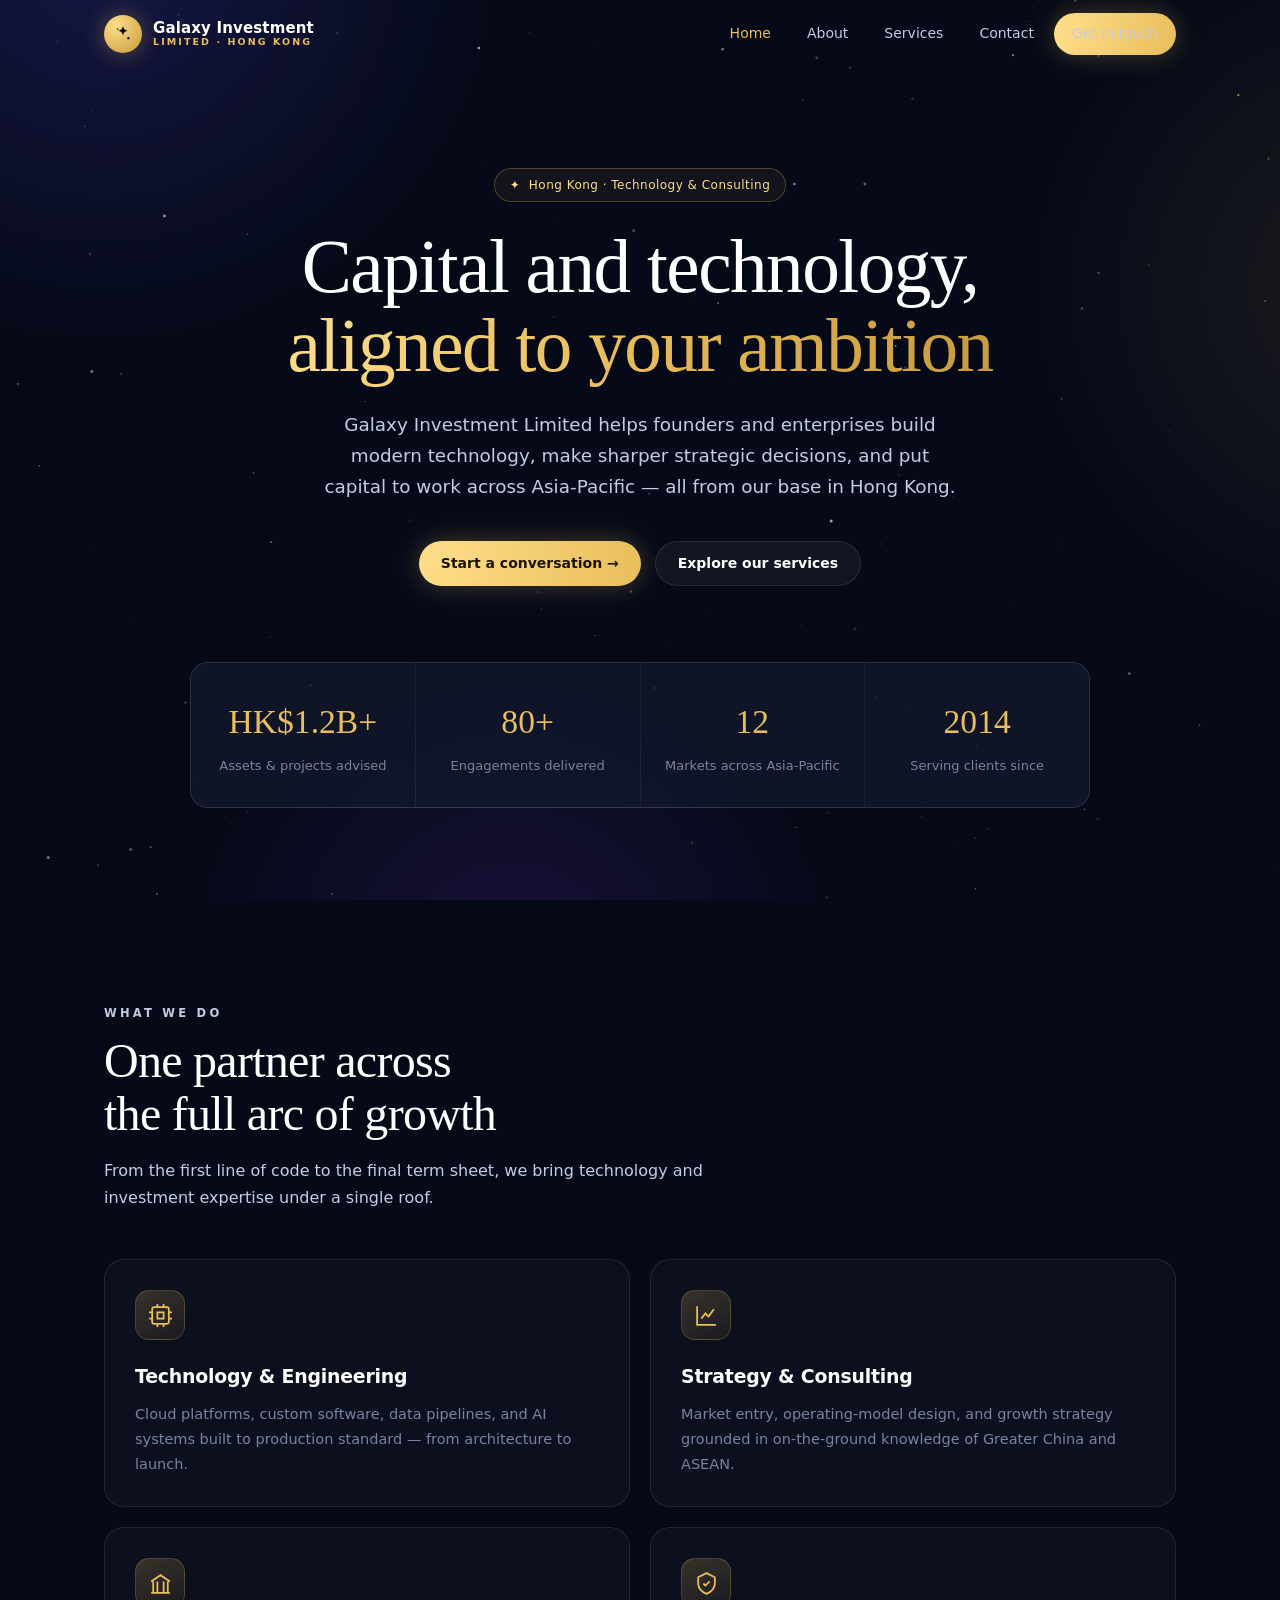
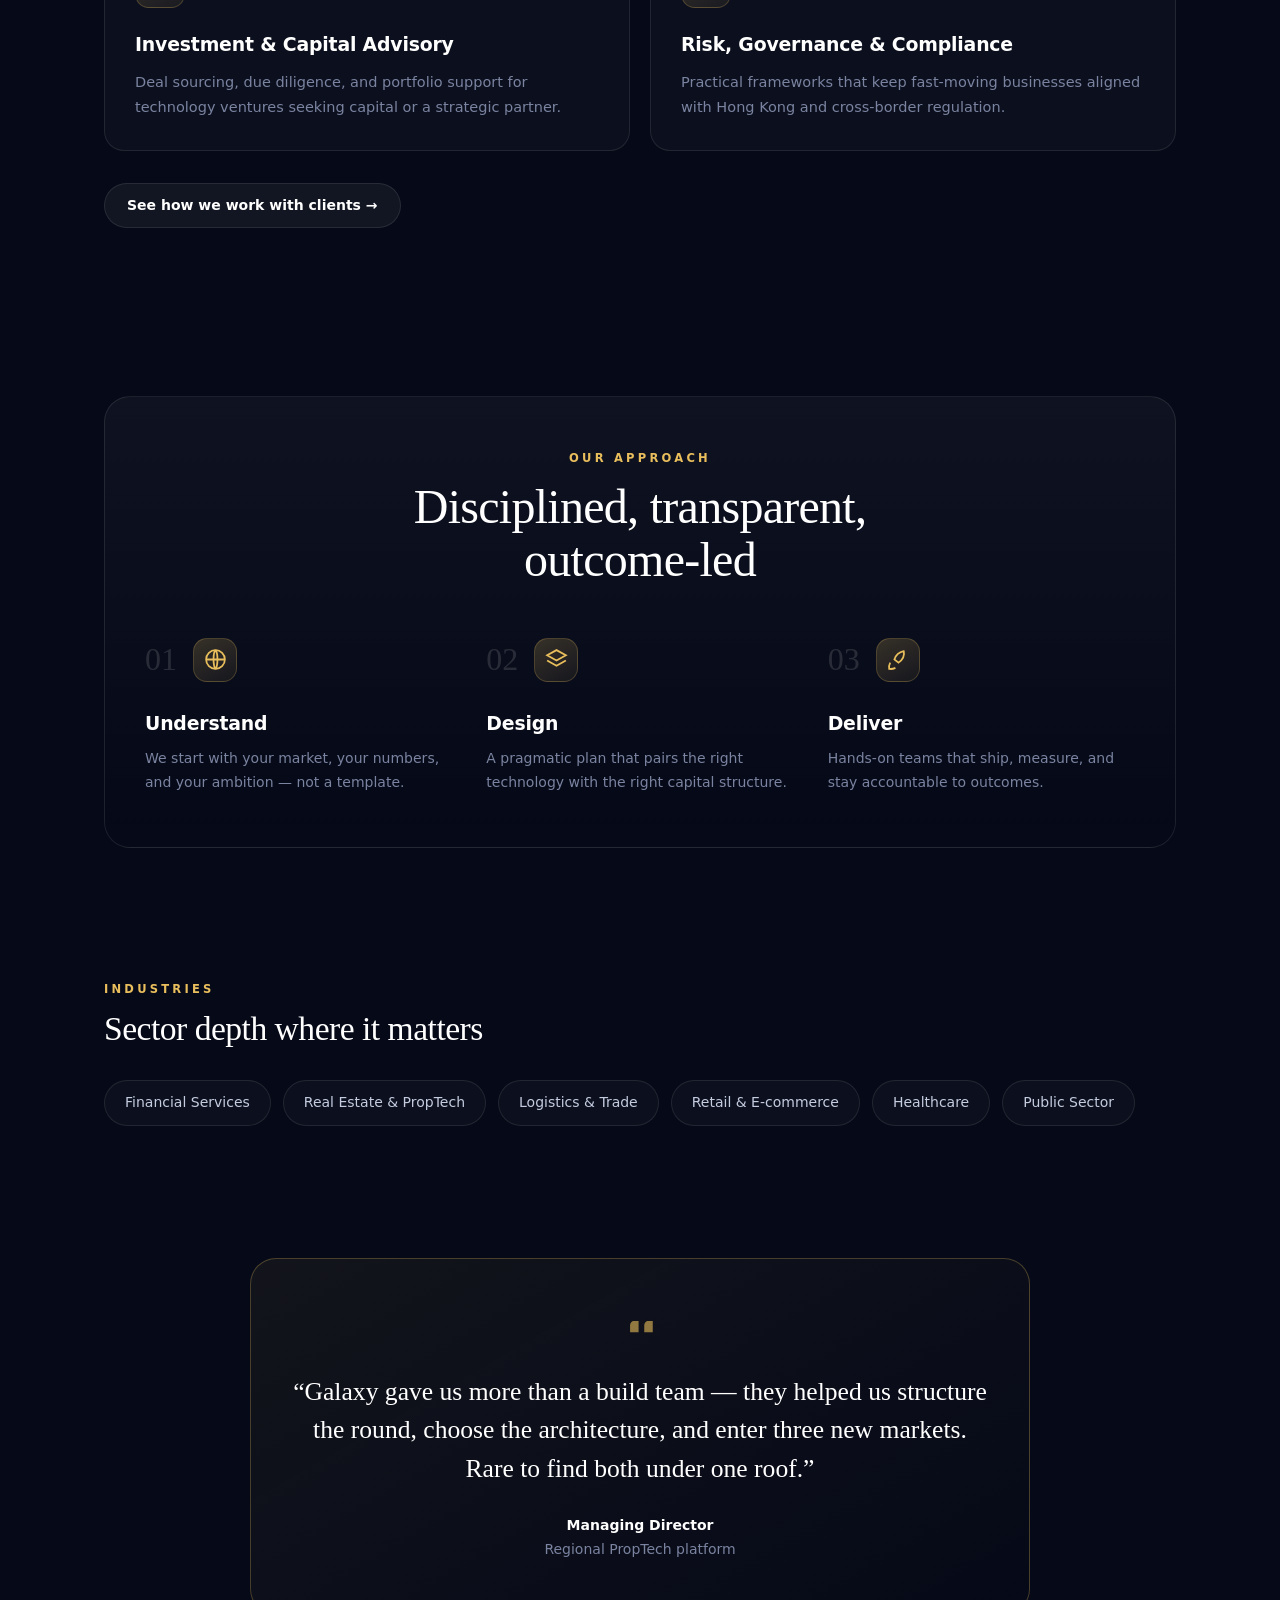
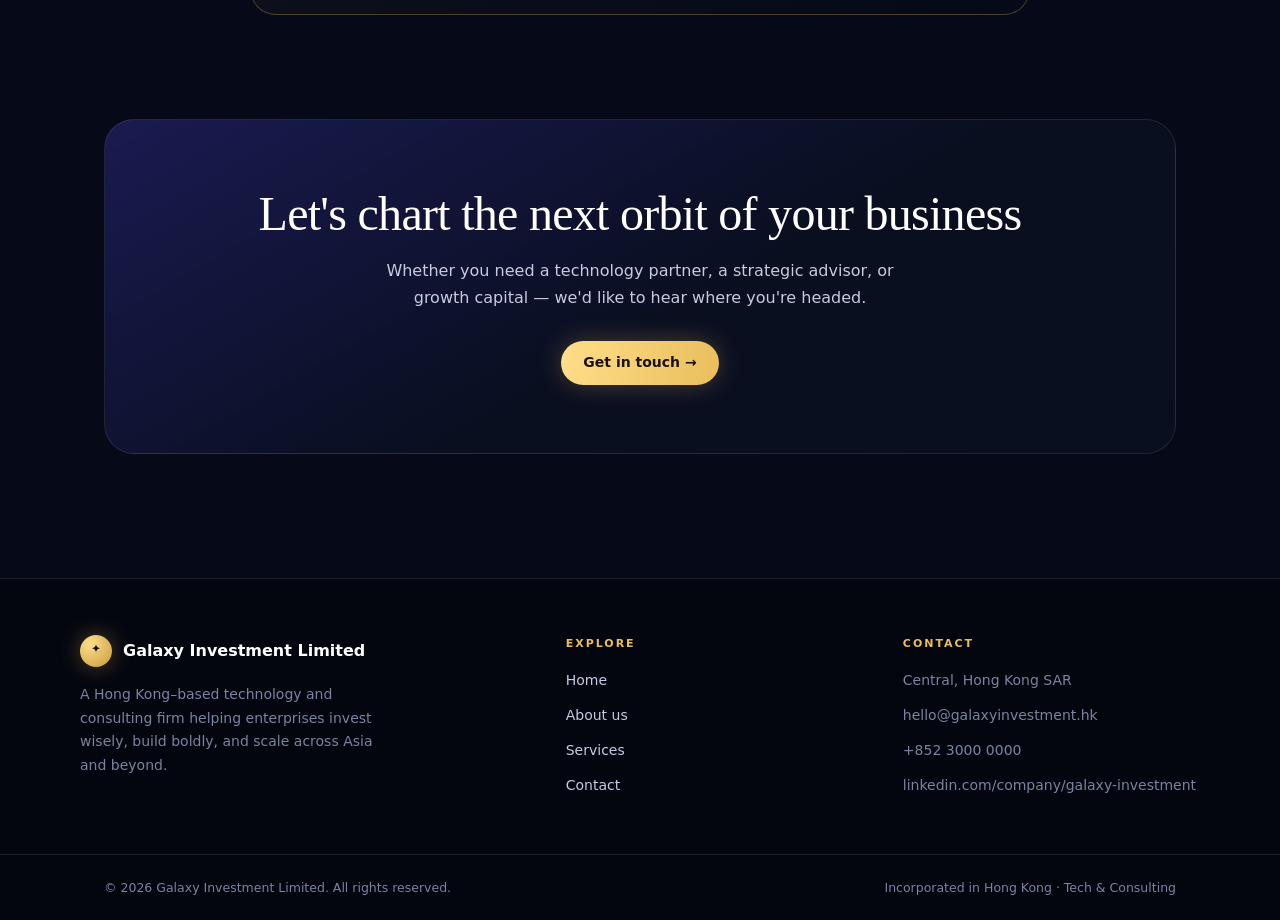
<file: index.html>
<!DOCTYPE html>
<html lang="en">
<head>
  <meta charset="UTF-8">
  <meta name="viewport" content="width=device-width, initial-scale=1">
  <title>Galaxy Investment Limited — Technology &amp; Consulting, Hong Kong</title>
  <meta name="description" content="Galaxy Investment Limited is a Hong Kong–based technology and consulting firm delivering digital transformation, strategic advisory, and smart capital across Asia.">
  <link rel="icon" href="data:image/svg+xml,%3Csvg xmlns='http://www.w3.org/2000/svg' viewBox='0 0 24 24' fill='%23e9be5c'%3E%3Cpath d='M12 2c.4 3.6 2.4 5.6 6 6-3.6.4-5.6 2.4-6 6-.4-3.6-2.4-5.6-6-6 3.6-.4 5.6-2.4 6-6Z'/%3E%3C/svg%3E">
  <link rel="stylesheet" href="assets/styles.css">
</head>
<body>
  <canvas id="stars"></canvas>
  <div class="nebula"></div>

  <header id="hdr">
    <div class="wrap nav">
      <a class="brand" href="index.html">
        <span class="mark" aria-hidden="true"><svg viewBox="0 0 24 24" fill="currentColor"><path d="M12 2c.4 3.6 2.4 5.6 6 6-3.6.4-5.6 2.4-6 6-.4-3.6-2.4-5.6-6-6 3.6-.4 5.6-2.4 6-6Z"/><circle cx="18.5" cy="17" r="1.4"/><circle cx="5.5" cy="6" r="1"/></svg></span>
        <span class="brand-name"><b>Galaxy Investment</b><span>Limited · Hong Kong</span></span>
      </a>
      <nav class="nav-links">
        <a href="index.html" class="active">Home</a>
        <a href="about.html">About</a>
        <a href="services.html">Services</a>
        <a href="contact.html">Contact</a>
        <a class="btn" href="contact.html">Get in touch</a>
      </nav>
    </div>
  </header>

  <section class="hero">
    <div class="wrap">
      <span class="badge">✦ &nbsp;Hong Kong · Technology &amp; Consulting</span>
      <h1>Capital and technology,<br><span class="gold-text">aligned to your ambition</span></h1>
      <p class="lead">Galaxy Investment Limited helps founders and enterprises build modern technology, make sharper strategic decisions, and put capital to work across Asia-Pacific — all from our base in Hong Kong.</p>
      <div class="hero-cta">
        <a class="btn" href="contact.html">Start a conversation →</a>
        <a class="btn btn-ghost" href="services.html">Explore our services</a>
      </div>
      <div class="stats">
        <div class="stat"><div class="num">HK$1.2B+</div><div class="lbl">Assets &amp; projects advised</div></div>
        <div class="stat"><div class="num">80+</div><div class="lbl">Engagements delivered</div></div>
        <div class="stat"><div class="num">12</div><div class="lbl">Markets across Asia-Pacific</div></div>
        <div class="stat"><div class="num">2014</div><div class="lbl">Serving clients since</div></div>
      </div>
    </div>
  </section>

  <section class="sec-pad">
    <div class="wrap">
      <div class="sec-head">
        <p class="eyebrow">What we do</p>
        <h2>One partner across the full arc of growth</h2>
        <p>From the first line of code to the final term sheet, we bring technology and investment expertise under a single roof.</p>
      </div>
      <div class="grid-2">
        <div class="card">
          <div class="ico"><svg viewBox="0 0 24 24" fill="none" stroke="currentColor" stroke-width="1.7"><rect x="4" y="4" width="16" height="16" rx="2"/><rect x="9" y="9" width="6" height="6"/><path d="M9 1v3M15 1v3M9 20v3M15 20v3M1 9h3M1 15h3M20 9h3M20 15h3"/></svg></div>
          <h3>Technology &amp; Engineering</h3>
          <p>Cloud platforms, custom software, data pipelines, and AI systems built to production standard — from architecture to launch.</p>
        </div>
        <div class="card">
          <div class="ico"><svg viewBox="0 0 24 24" fill="none" stroke="currentColor" stroke-width="1.7"><path d="M3 3v18h18"/><path d="M7 15l4-5 3 3 5-7"/></svg></div>
          <h3>Strategy &amp; Consulting</h3>
          <p>Market entry, operating-model design, and growth strategy grounded in on-the-ground knowledge of Greater China and ASEAN.</p>
        </div>
        <div class="card">
          <div class="ico"><svg viewBox="0 0 24 24" fill="none" stroke="currentColor" stroke-width="1.7"><path d="M3 21h18M5 21V10M9 21V10M15 21V10M19 21V10M3 10l9-6 9 6"/></svg></div>
          <h3>Investment &amp; Capital Advisory</h3>
          <p>Deal sourcing, due diligence, and portfolio support for technology ventures seeking capital or a strategic partner.</p>
        </div>
        <div class="card">
          <div class="ico"><svg viewBox="0 0 24 24" fill="none" stroke="currentColor" stroke-width="1.7"><path d="M12 2l8 4v6c0 5-3.5 8-8 10-4.5-2-8-5-8-10V6l8-4Z"/><path d="M9 12l2 2 4-4"/></svg></div>
          <h3>Risk, Governance &amp; Compliance</h3>
          <p>Practical frameworks that keep fast-moving businesses aligned with Hong Kong and cross-border regulation.</p>
        </div>
      </div>
      <div style="margin-top:32px"><a class="btn btn-ghost" href="services.html">See how we work with clients →</a></div>
    </div>
  </section>

  <section class="sec-pad">
    <div class="wrap">
      <div class="panel">
        <div class="center" style="max-width:620px;margin:0 auto;text-align:center">
          <p class="eyebrow">Our approach</p>
          <h2 style="margin-top:12px">Disciplined, transparent, outcome-led</h2>
        </div>
        <div class="steps">
          <div class="step">
            <div class="row"><span class="no">01</span><div class="ico"><svg viewBox="0 0 24 24" fill="none" stroke="currentColor" stroke-width="1.7"><circle cx="12" cy="12" r="9"/><path d="M3 12h18M12 3c2.5 2.5 2.5 15 0 18M12 3c-2.5 2.5-2.5 15 0 18"/></svg></div></div>
            <h3>Understand</h3>
            <p>We start with your market, your numbers, and your ambition — not a template.</p>
          </div>
          <div class="step">
            <div class="row"><span class="no">02</span><div class="ico"><svg viewBox="0 0 24 24" fill="none" stroke="currentColor" stroke-width="1.7"><path d="M12 3l9 5-9 5-9-5 9-5Z"/><path d="M3 13l9 5 9-5"/></svg></div></div>
            <h3>Design</h3>
            <p>A pragmatic plan that pairs the right technology with the right capital structure.</p>
          </div>
          <div class="step">
            <div class="row"><span class="no">03</span><div class="ico"><svg viewBox="0 0 24 24" fill="none" stroke="currentColor" stroke-width="1.7"><path d="M5 15c-1.5 3-1 6-1 6s3 .5 6-1M9 12a12 12 0 0 1 9-8c1 4-1 8-5 11l-4-3ZM15 9h.01"/></svg></div></div>
            <h3>Deliver</h3>
            <p>Hands-on teams that ship, measure, and stay accountable to outcomes.</p>
          </div>
        </div>
      </div>
    </div>
  </section>

  <section style="padding:48px 0">
    <div class="wrap">
      <p class="eyebrow">Industries</p>
      <h2 style="margin-top:12px;font-size:clamp(1.5rem,3vw,2.1rem)">Sector depth where it matters</h2>
      <div class="chips">
        <span class="chip">Financial Services</span>
        <span class="chip">Real Estate &amp; PropTech</span>
        <span class="chip">Logistics &amp; Trade</span>
        <span class="chip">Retail &amp; E-commerce</span>
        <span class="chip">Healthcare</span>
        <span class="chip">Public Sector</span>
      </div>
    </div>
  </section>

  <section class="sec-pad">
    <div class="wrap">
      <div class="quote">
        <svg viewBox="0 0 24 24" width="34" height="34" fill="#e9be5c" opacity="0.6" style="margin:0 auto"><path d="M7 7h4v8H5v-4a4 4 0 0 1 2-4Zm10 0h4v8h-6v-4a4 4 0 0 1 2-4Z"/></svg>
        <p class="q">“Galaxy gave us more than a build team — they helped us structure the round, choose the architecture, and enter three new markets. Rare to find both under one roof.”</p>
        <div class="who"><b>Managing Director</b><span>Regional PropTech platform</span></div>
      </div>
    </div>
  </section>

  <section style="padding:20px 0 84px">
    <div class="wrap">
      <div class="cta-band">
        <h2>Let's chart the next orbit of your business</h2>
        <p>Whether you need a technology partner, a strategic advisor, or growth capital — we'd like to hear where you're headed.</p>
        <a class="btn" href="contact.html" style="margin-top:30px">Get in touch →</a>
      </div>
    </div>
  </section>

  <footer>
    <div class="wrap foot">
      <div>
        <div class="brand" style="margin-bottom:16px">
          <span class="mark" style="width:32px;height:32px" aria-hidden="true"><svg viewBox="0 0 24 24" fill="currentColor" style="width:16px;height:16px"><path d="M12 2c.4 3.6 2.4 5.6 6 6-3.6.4-5.6 2.4-6 6-.4-3.6-2.4-5.6-6-6 3.6-.4 5.6-2.4 6-6Z"/></svg></span>
          <b style="color:var(--text-hi);font-size:16px">Galaxy Investment Limited</b>
        </div>
        <p>A Hong Kong–based technology and consulting firm helping enterprises invest wisely, build boldly, and scale across Asia and beyond.</p>
      </div>
      <div>
        <h4>Explore</h4>
        <ul><li><a href="index.html">Home</a></li><li><a href="about.html">About us</a></li><li><a href="services.html">Services</a></li><li><a href="contact.html">Contact</a></li></ul>
      </div>
      <div>
        <h4>Contact</h4>
        <ul style="color:var(--muted)"><li>Central, Hong Kong SAR</li><li>hello@galaxyinvestment.hk</li><li>+852 3000 0000</li><li>linkedin.com/company/galaxy-investment</li></ul>
      </div>
    </div>
    <div class="foot-bar">
      <div class="wrap">
        <span id="year">© Galaxy Investment Limited. All rights reserved.</span>
        <span>Incorporated in Hong Kong · Tech &amp; Consulting</span>
      </div>
    </div>
  </footer>

  <script src="assets/script.js"></script>
</body>
</html>
</file>
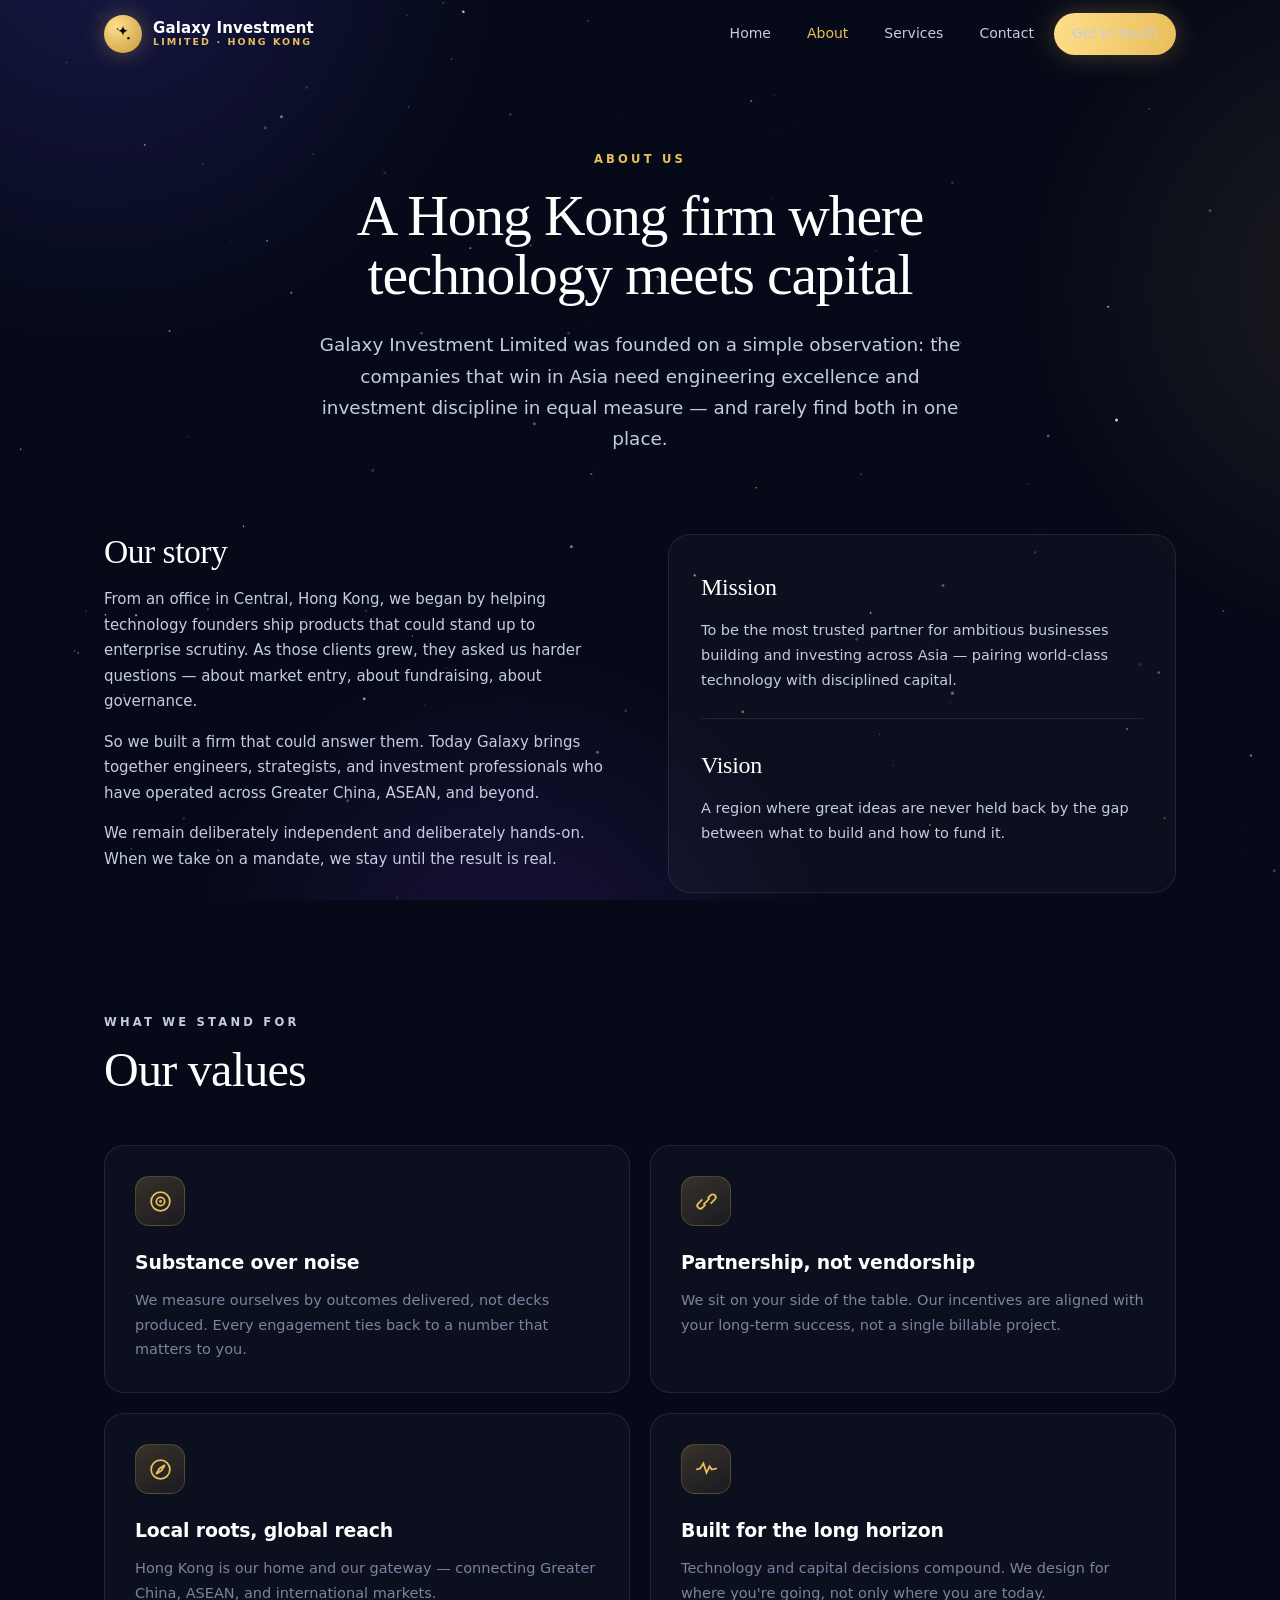
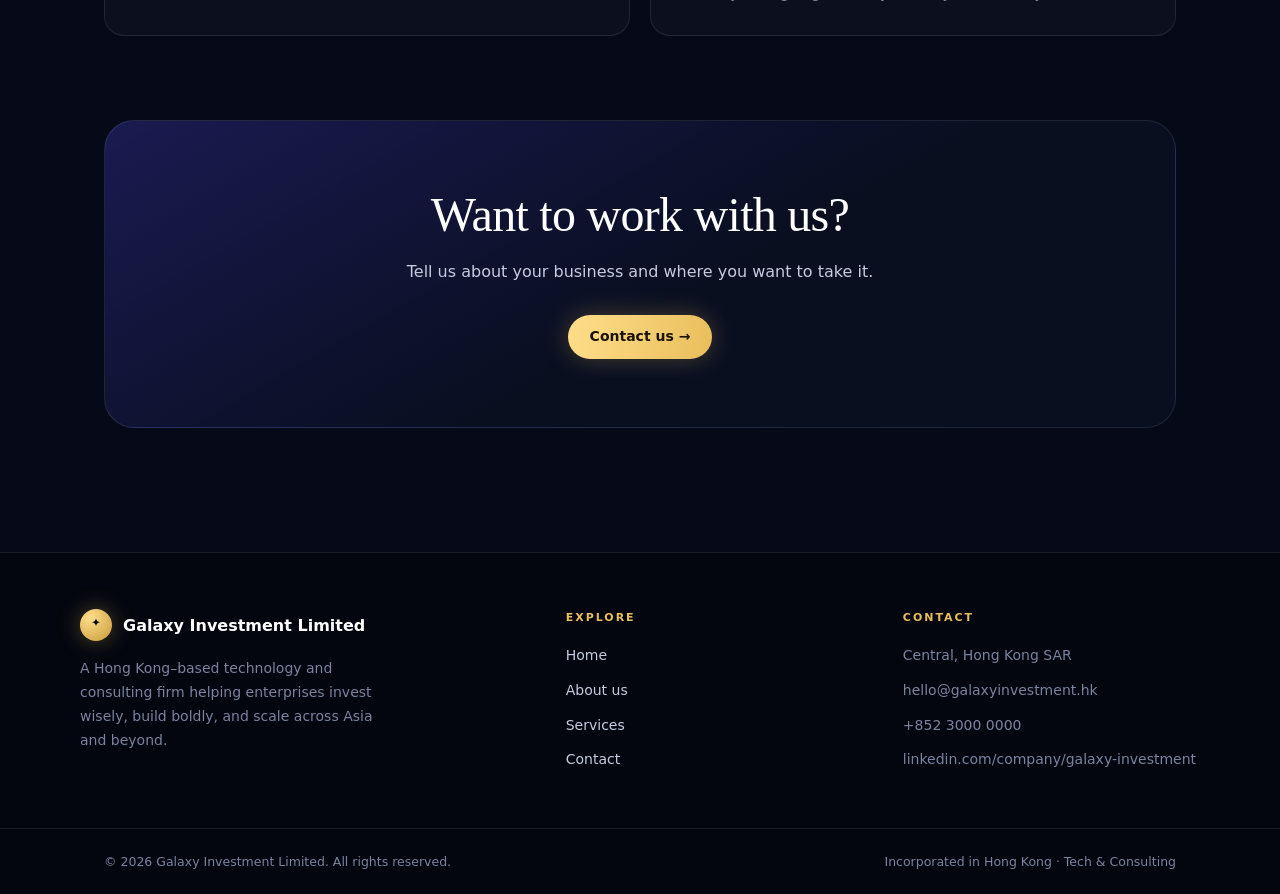
<file: about.html>
<!DOCTYPE html>
<html lang="en">
<head>
  <meta charset="UTF-8">
  <meta name="viewport" content="width=device-width, initial-scale=1">
  <title>About Us — Galaxy Investment Limited</title>
  <meta name="description" content="Founded in Hong Kong, Galaxy Investment Limited unites technology engineering, strategic consulting, and capital advisory to help businesses grow across Asia.">
  <link rel="icon" href="data:image/svg+xml,%3Csvg xmlns='http://www.w3.org/2000/svg' viewBox='0 0 24 24' fill='%23e9be5c'%3E%3Cpath d='M12 2c.4 3.6 2.4 5.6 6 6-3.6.4-5.6 2.4-6 6-.4-3.6-2.4-5.6-6-6 3.6-.4 5.6-2.4 6-6Z'/%3E%3C/svg%3E">
  <link rel="stylesheet" href="assets/styles.css">
</head>
<body>
  <canvas id="stars"></canvas>
  <div class="nebula"></div>

  <header id="hdr">
    <div class="wrap nav">
      <a class="brand" href="index.html">
        <span class="mark" aria-hidden="true"><svg viewBox="0 0 24 24" fill="currentColor"><path d="M12 2c.4 3.6 2.4 5.6 6 6-3.6.4-5.6 2.4-6 6-.4-3.6-2.4-5.6-6-6 3.6-.4 5.6-2.4 6-6Z"/><circle cx="18.5" cy="17" r="1.4"/><circle cx="5.5" cy="6" r="1"/></svg></span>
        <span class="brand-name"><b>Galaxy Investment</b><span>Limited · Hong Kong</span></span>
      </a>
      <nav class="nav-links">
        <a href="index.html">Home</a>
        <a href="about.html" class="active">About</a>
        <a href="services.html">Services</a>
        <a href="contact.html">Contact</a>
        <a class="btn" href="contact.html">Get in touch</a>
      </nav>
    </div>
  </header>

  <section class="page-hero">
    <div class="wrap">
      <p class="eyebrow">About us</p>
      <h1>A Hong Kong firm where technology meets capital</h1>
      <p class="lead">Galaxy Investment Limited was founded on a simple observation: the companies that win in Asia need engineering excellence and investment discipline in equal measure — and rarely find both in one place.</p>
    </div>
  </section>

  <section class="sec-pad" style="padding-top:40px">
    <div class="wrap">
      <div class="two-col">
        <div>
          <h2 style="font-size:clamp(1.6rem,3vw,2.1rem)">Our story</h2>
          <p style="margin-top:16px">From an office in Central, Hong Kong, we began by helping technology founders ship products that could stand up to enterprise scrutiny. As those clients grew, they asked us harder questions — about market entry, about fundraising, about governance.</p>
          <p style="margin-top:14px">So we built a firm that could answer them. Today Galaxy brings together engineers, strategists, and investment professionals who have operated across Greater China, ASEAN, and beyond.</p>
          <p style="margin-top:14px">We remain deliberately independent and deliberately hands-on. When we take on a mandate, we stay until the result is real.</p>
        </div>
        <div class="mv-card">
          <h3>Mission</h3>
          <p>To be the most trusted partner for ambitious businesses building and investing across Asia — pairing world-class technology with disciplined capital.</p>
          <div class="divider"></div>
          <h3>Vision</h3>
          <p>A region where great ideas are never held back by the gap between what to build and how to fund it.</p>
        </div>
      </div>
    </div>
  </section>

  <section class="sec-pad" style="padding-top:20px">
    <div class="wrap">
      <div class="sec-head">
        <p class="eyebrow">What we stand for</p>
        <h2>Our values</h2>
      </div>
      <div class="grid-2">
        <div class="card">
          <div class="ico"><svg viewBox="0 0 24 24" fill="none" stroke="currentColor" stroke-width="1.7"><circle cx="12" cy="12" r="9"/><circle cx="12" cy="12" r="4"/><circle cx="12" cy="12" r="0.5" fill="currentColor"/></svg></div>
          <h3>Substance over noise</h3>
          <p>We measure ourselves by outcomes delivered, not decks produced. Every engagement ties back to a number that matters to you.</p>
        </div>
        <div class="card">
          <div class="ico"><svg viewBox="0 0 24 24" fill="none" stroke="currentColor" stroke-width="1.7"><path d="M11 15l-3 3a2.8 2.8 0 0 1-4-4l4-4M13 9l3-3a2.8 2.8 0 0 1 4 4l-4 4M9 15l6-6"/></svg></div>
          <h3>Partnership, not vendorship</h3>
          <p>We sit on your side of the table. Our incentives are aligned with your long-term success, not a single billable project.</p>
        </div>
        <div class="card">
          <div class="ico"><svg viewBox="0 0 24 24" fill="none" stroke="currentColor" stroke-width="1.7"><circle cx="12" cy="12" r="9"/><path d="M16.2 7.8 13 13l-5.2 3.2L11 11l5.2-3.2Z"/></svg></div>
          <h3>Local roots, global reach</h3>
          <p>Hong Kong is our home and our gateway — connecting Greater China, ASEAN, and international markets.</p>
        </div>
        <div class="card">
          <div class="ico"><svg viewBox="0 0 24 24" fill="none" stroke="currentColor" stroke-width="1.7"><path d="m2 12 4-1 3-5 3 9 3-6 2 3 5-1"/></svg></div>
          <h3>Built for the long horizon</h3>
          <p>Technology and capital decisions compound. We design for where you're going, not only where you are today.</p>
        </div>
      </div>
    </div>
  </section>

  <section style="padding:0 0 84px">
    <div class="wrap">
      <div class="cta-band">
        <h2>Want to work with us?</h2>
        <p>Tell us about your business and where you want to take it.</p>
        <a class="btn" href="contact.html" style="margin-top:30px">Contact us →</a>
      </div>
    </div>
  </section>

  <footer>
    <div class="wrap foot">
      <div>
        <div class="brand" style="margin-bottom:16px">
          <span class="mark" style="width:32px;height:32px" aria-hidden="true"><svg viewBox="0 0 24 24" fill="currentColor" style="width:16px;height:16px"><path d="M12 2c.4 3.6 2.4 5.6 6 6-3.6.4-5.6 2.4-6 6-.4-3.6-2.4-5.6-6-6 3.6-.4 5.6-2.4 6-6Z"/></svg></span>
          <b style="color:var(--text-hi);font-size:16px">Galaxy Investment Limited</b>
        </div>
        <p>A Hong Kong–based technology and consulting firm helping enterprises invest wisely, build boldly, and scale across Asia and beyond.</p>
      </div>
      <div>
        <h4>Explore</h4>
        <ul><li><a href="index.html">Home</a></li><li><a href="about.html">About us</a></li><li><a href="services.html">Services</a></li><li><a href="contact.html">Contact</a></li></ul>
      </div>
      <div>
        <h4>Contact</h4>
        <ul style="color:var(--muted)"><li>Central, Hong Kong SAR</li><li>hello@galaxyinvestment.hk</li><li>+852 3000 0000</li><li>linkedin.com/company/galaxy-investment</li></ul>
      </div>
    </div>
    <div class="foot-bar">
      <div class="wrap">
        <span id="year">© Galaxy Investment Limited. All rights reserved.</span>
        <span>Incorporated in Hong Kong · Tech &amp; Consulting</span>
      </div>
    </div>
  </footer>

  <script src="assets/script.js"></script>
</body>
</html>
</file>
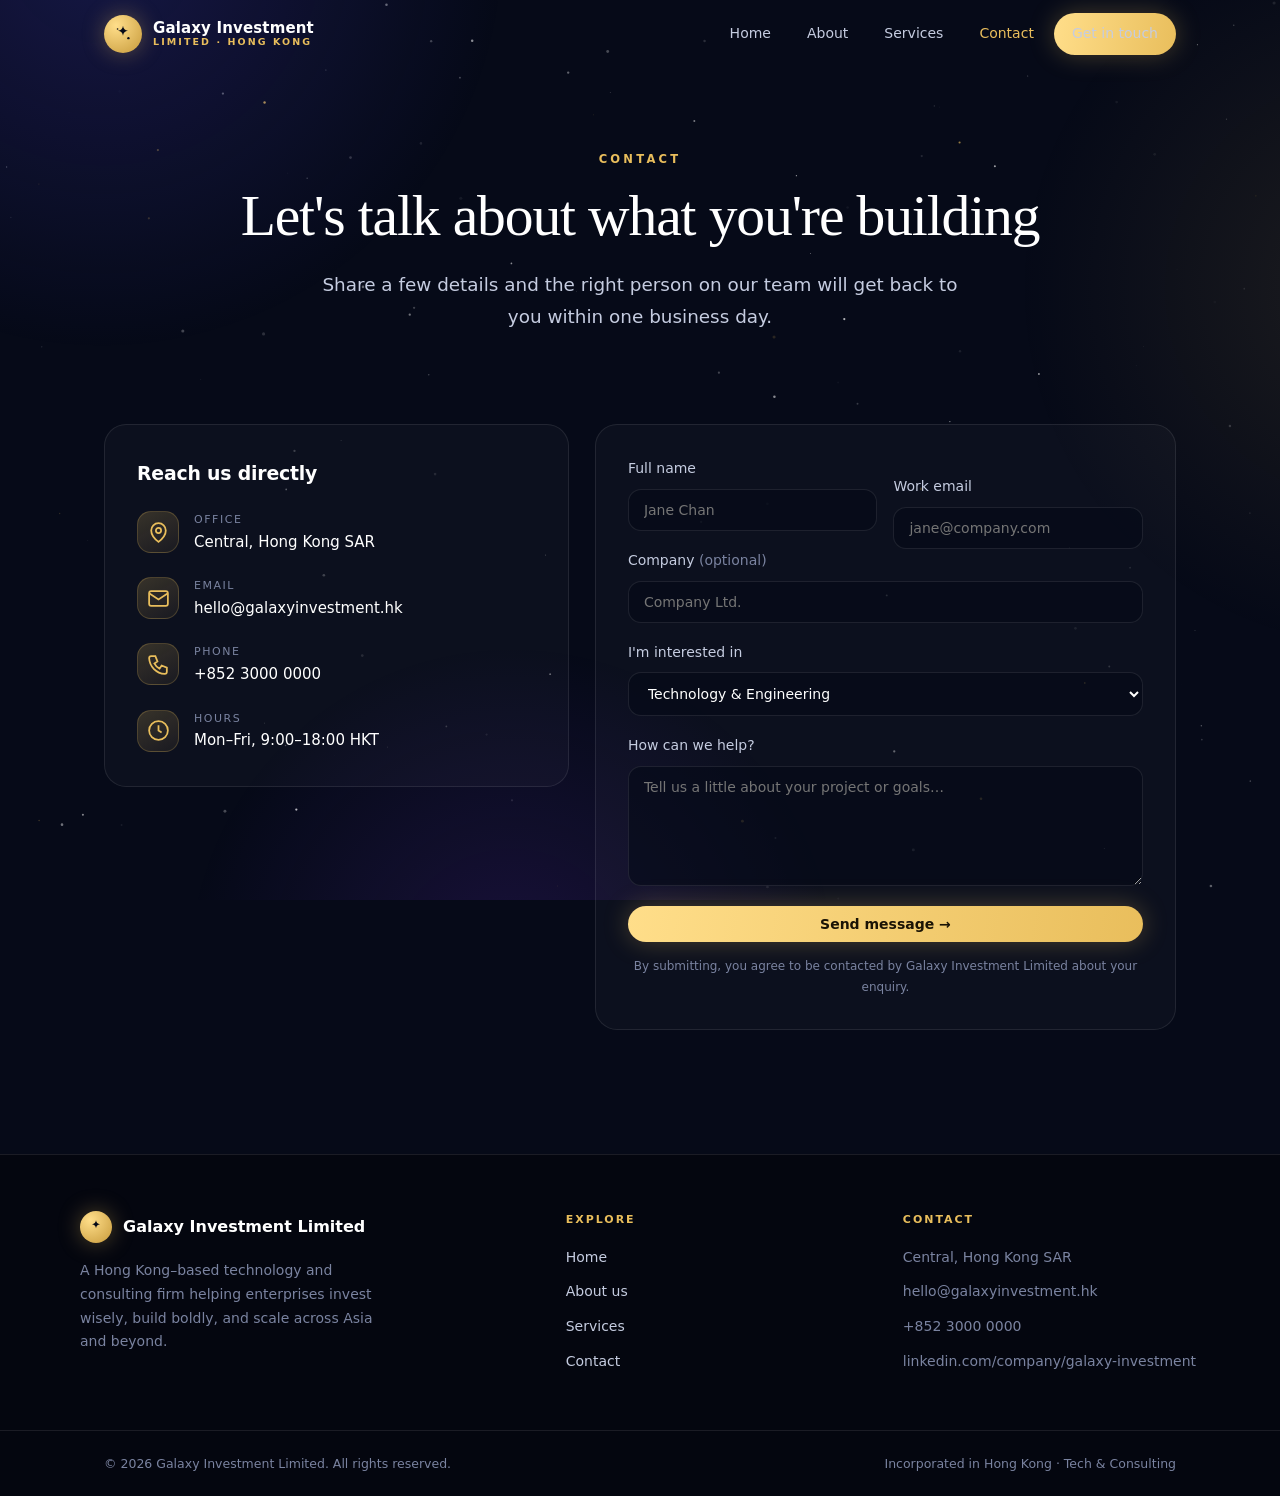
<file: contact.html>
<!DOCTYPE html>
<html lang="en">
<head>
  <meta charset="UTF-8">
  <meta name="viewport" content="width=device-width, initial-scale=1">
  <title>Contact — Galaxy Investment Limited</title>
  <meta name="description" content="Get in touch with Galaxy Investment Limited in Central, Hong Kong. Tell us about your technology, strategy, or investment needs.">
  <link rel="icon" href="data:image/svg+xml,%3Csvg xmlns='http://www.w3.org/2000/svg' viewBox='0 0 24 24' fill='%23e9be5c'%3E%3Cpath d='M12 2c.4 3.6 2.4 5.6 6 6-3.6.4-5.6 2.4-6 6-.4-3.6-2.4-5.6-6-6 3.6-.4 5.6-2.4 6-6Z'/%3E%3C/svg%3E">
  <link rel="stylesheet" href="assets/styles.css">
</head>
<body>
  <canvas id="stars"></canvas>
  <div class="nebula"></div>

  <header id="hdr">
    <div class="wrap nav">
      <a class="brand" href="index.html">
        <span class="mark" aria-hidden="true"><svg viewBox="0 0 24 24" fill="currentColor"><path d="M12 2c.4 3.6 2.4 5.6 6 6-3.6.4-5.6 2.4-6 6-.4-3.6-2.4-5.6-6-6 3.6-.4 5.6-2.4 6-6Z"/><circle cx="18.5" cy="17" r="1.4"/><circle cx="5.5" cy="6" r="1"/></svg></span>
        <span class="brand-name"><b>Galaxy Investment</b><span>Limited · Hong Kong</span></span>
      </a>
      <nav class="nav-links">
        <a href="index.html">Home</a>
        <a href="about.html">About</a>
        <a href="services.html">Services</a>
        <a href="contact.html" class="active">Contact</a>
        <a class="btn" href="contact.html">Get in touch</a>
      </nav>
    </div>
  </header>

  <section class="page-hero" style="padding-bottom:12px">
    <div class="wrap">
      <p class="eyebrow">Contact</p>
      <h1>Let's talk about what you're building</h1>
      <p class="lead">Share a few details and the right person on our team will get back to you within one business day.</p>
    </div>
  </section>

  <section class="sec-pad" style="padding-top:32px">
    <div class="wrap">
      <div class="contact-grid">
        <div class="info-card">
          <h3 style="margin-bottom:22px">Reach us directly</h3>
          <div class="info-item"><span class="ico"><svg viewBox="0 0 24 24" width="20" height="20" fill="none" stroke="currentColor" stroke-width="1.7"><path d="M12 21s-7-5.5-7-11a7 7 0 0 1 14 0c0 5.5-7 11-7 11Z"/><circle cx="12" cy="10" r="2.5"/></svg></span><div><div class="k">Office</div><div class="v">Central, Hong Kong SAR</div></div></div>
          <div class="info-item"><span class="ico"><svg viewBox="0 0 24 24" width="20" height="20" fill="none" stroke="currentColor" stroke-width="1.7"><rect x="3" y="5" width="18" height="14" rx="2"/><path d="m3 7 9 6 9-6"/></svg></span><div><div class="k">Email</div><div class="v"><a href="mailto:hello@galaxyinvestment.hk">hello@galaxyinvestment.hk</a></div></div></div>
          <div class="info-item"><span class="ico"><svg viewBox="0 0 24 24" width="20" height="20" fill="none" stroke="currentColor" stroke-width="1.7"><path d="M5 4h4l2 5-3 2a11 11 0 0 0 5 5l2-3 5 2v4a2 2 0 0 1-2 2A16 16 0 0 1 3 6a2 2 0 0 1 2-2Z"/></svg></span><div><div class="k">Phone</div><div class="v">+852 3000 0000</div></div></div>
          <div class="info-item"><span class="ico"><svg viewBox="0 0 24 24" width="20" height="20" fill="none" stroke="currentColor" stroke-width="1.7"><circle cx="12" cy="12" r="9"/><path d="M12 7v5l3 2"/></svg></span><div><div class="k">Hours</div><div class="v">Mon–Fri, 9:00–18:00 HKT</div></div></div>
        </div>

        <div class="info-card">
          <form id="enquiry">
            <div class="row-2">
              <div class="field"><label for="name">Full name</label><input id="name" required placeholder="Jane Chan"></div>
              <div class="field"><label for="email">Work email</label><input id="email" type="email" required placeholder="jane@company.com"></div>
            </div>
            <div class="field"><label for="company">Company <span style="color:var(--muted)">(optional)</span></label><input id="company" placeholder="Company Ltd."></div>
            <div class="field"><label for="interest">I'm interested in</label>
              <select id="interest">
                <option>Technology &amp; Engineering</option>
                <option>Strategy &amp; Consulting</option>
                <option>Investment &amp; Capital</option>
                <option>Something else</option>
              </select>
            </div>
            <div class="field"><label for="message">How can we help?</label><textarea id="message" required placeholder="Tell us a little about your project or goals…"></textarea></div>
            <button class="btn" type="submit" style="width:100%;justify-content:center;margin-top:20px">Send message →</button>
            <p class="form-note">By submitting, you agree to be contacted by Galaxy Investment Limited about your enquiry.</p>
          </form>
          <div id="form-done" style="display:none;flex-direction:column;align-items:center;justify-content:center;text-align:center;min-height:320px">
            <span class="ico" style="width:60px;height:60px;border-radius:50%"><svg viewBox="0 0 24 24" width="28" height="28" fill="none" stroke="currentColor" stroke-width="2"><circle cx="12" cy="12" r="9"/><path d="m8 12 3 3 5-6"/></svg></span>
            <h3 style="margin-top:22px;font-family:var(--serif);font-weight:500;font-size:1.6rem;color:var(--text-hi)">Thank you</h3>
            <p style="margin-top:12px;max-width:340px;font-size:14px;color:var(--text)">Your email client should have opened with your message ready to send. If it didn't, write to us at <a href="mailto:hello@galaxyinvestment.hk" style="color:var(--gold)">hello@galaxyinvestment.hk</a>.</p>
          </div>
        </div>
      </div>
    </div>
  </section>

  <footer>
    <div class="wrap foot">
      <div>
        <div class="brand" style="margin-bottom:16px">
          <span class="mark" style="width:32px;height:32px" aria-hidden="true"><svg viewBox="0 0 24 24" fill="currentColor" style="width:16px;height:16px"><path d="M12 2c.4 3.6 2.4 5.6 6 6-3.6.4-5.6 2.4-6 6-.4-3.6-2.4-5.6-6-6 3.6-.4 5.6-2.4 6-6Z"/></svg></span>
          <b style="color:var(--text-hi);font-size:16px">Galaxy Investment Limited</b>
        </div>
        <p>A Hong Kong–based technology and consulting firm helping enterprises invest wisely, build boldly, and scale across Asia and beyond.</p>
      </div>
      <div>
        <h4>Explore</h4>
        <ul><li><a href="index.html">Home</a></li><li><a href="about.html">About us</a></li><li><a href="services.html">Services</a></li><li><a href="contact.html">Contact</a></li></ul>
      </div>
      <div>
        <h4>Contact</h4>
        <ul style="color:var(--muted)"><li>Central, Hong Kong SAR</li><li>hello@galaxyinvestment.hk</li><li>+852 3000 0000</li><li>linkedin.com/company/galaxy-investment</li></ul>
      </div>
    </div>
    <div class="foot-bar">
      <div class="wrap">
        <span id="year">© Galaxy Investment Limited. All rights reserved.</span>
        <span>Incorporated in Hong Kong · Tech &amp; Consulting</span>
      </div>
    </div>
  </footer>

  <script src="assets/script.js"></script>
</body>
</html>
</file>
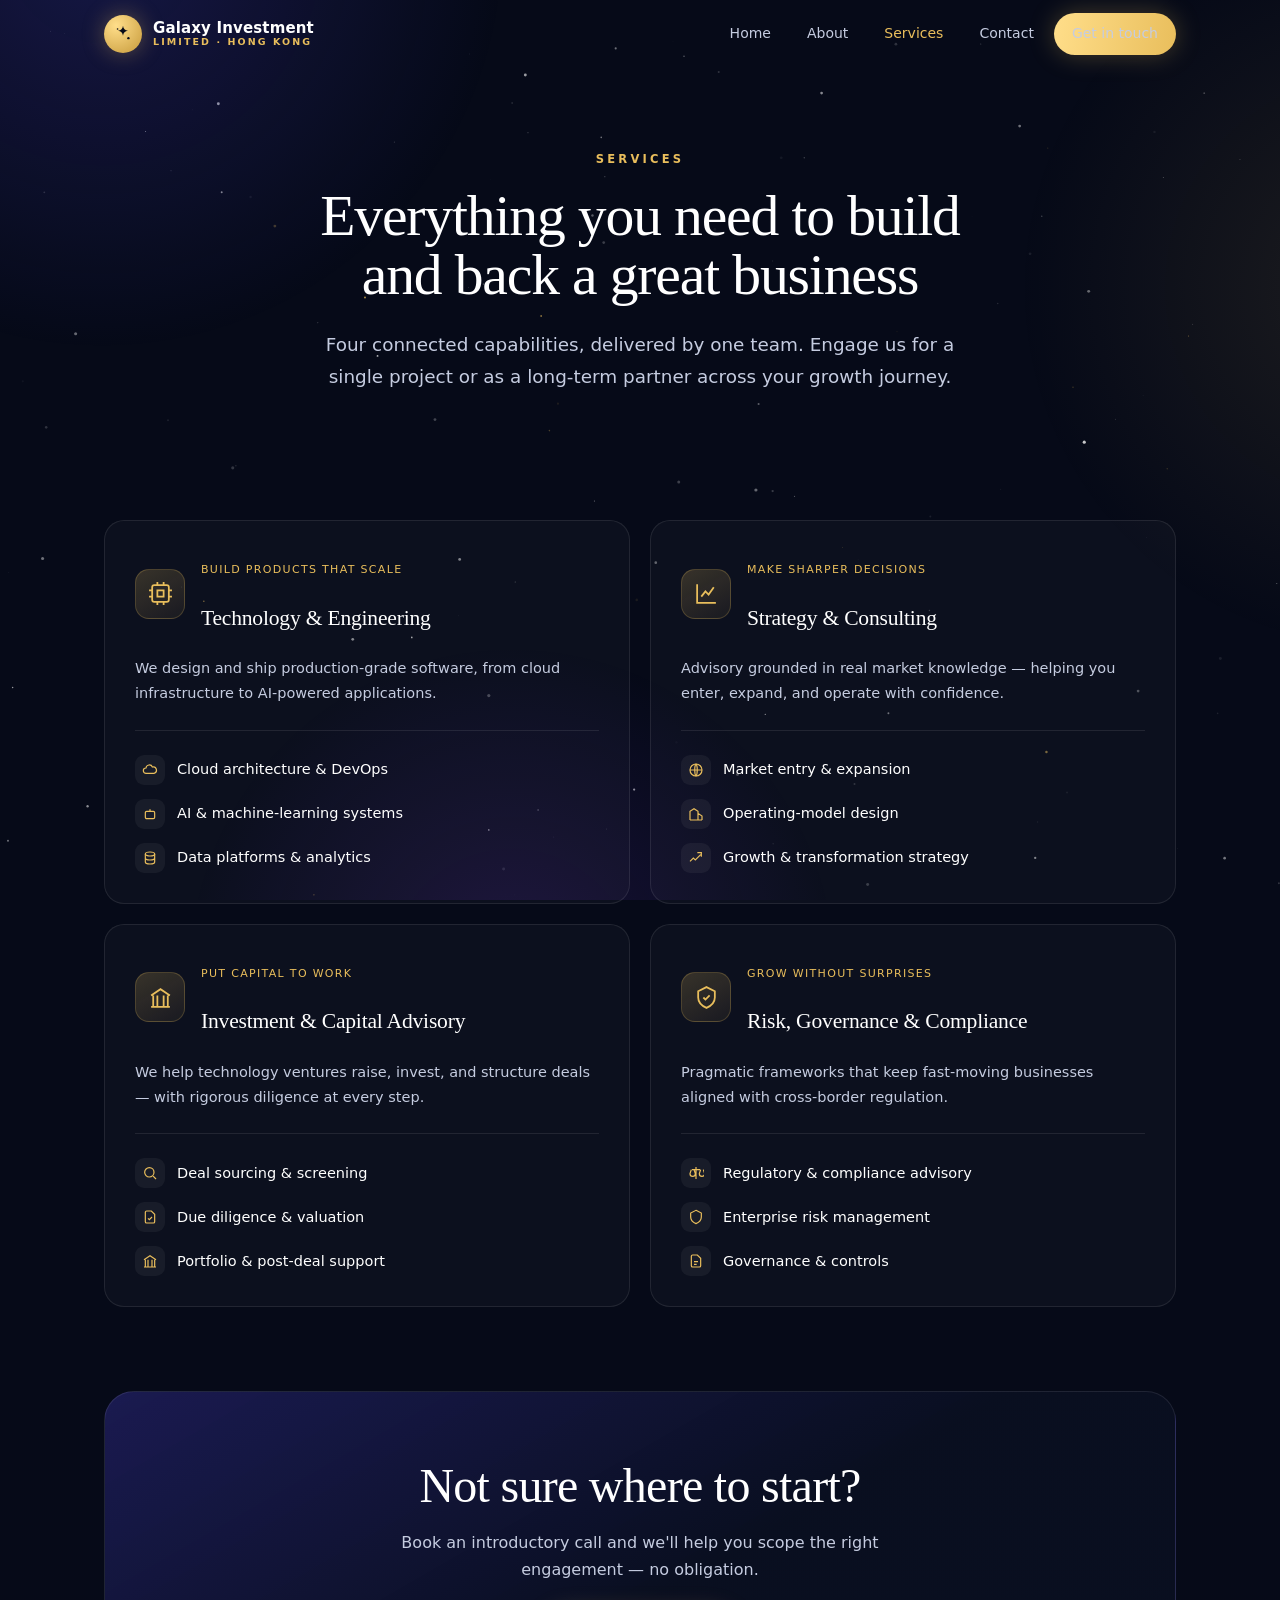
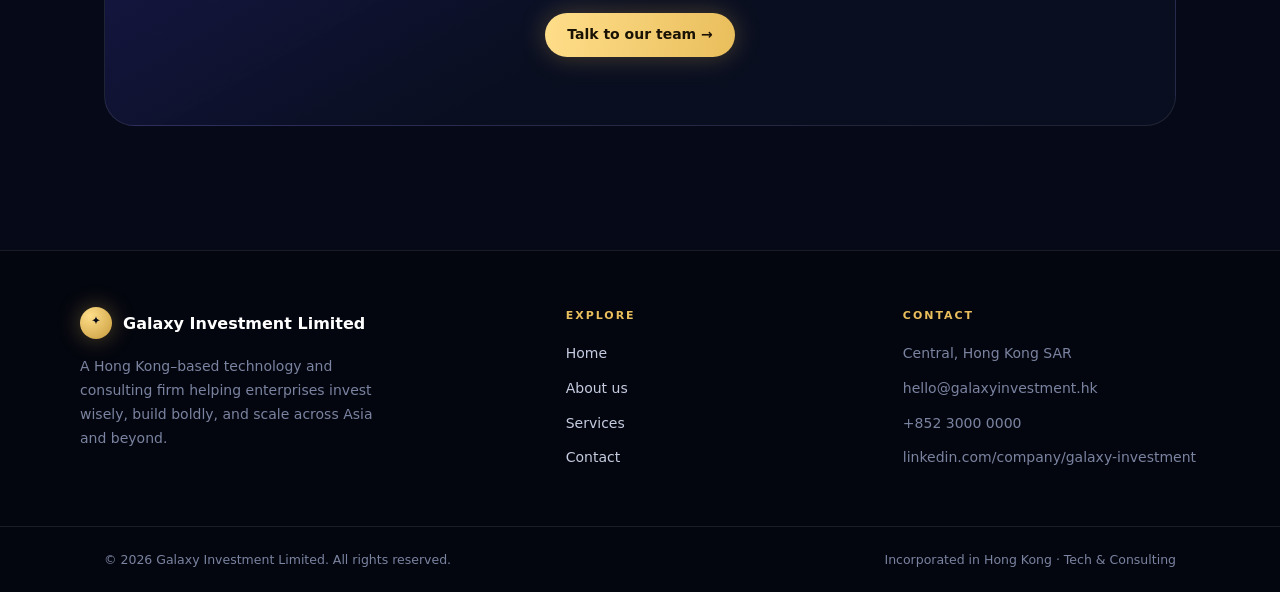
<file: services.html>
<!DOCTYPE html>
<html lang="en">
<head>
  <meta charset="UTF-8">
  <meta name="viewport" content="width=device-width, initial-scale=1">
  <title>Services — Galaxy Investment Limited</title>
  <meta name="description" content="Technology engineering, strategy consulting, investment advisory, and governance — the full capability set of Galaxy Investment Limited.">
  <link rel="icon" href="data:image/svg+xml,%3Csvg xmlns='http://www.w3.org/2000/svg' viewBox='0 0 24 24' fill='%23e9be5c'%3E%3Cpath d='M12 2c.4 3.6 2.4 5.6 6 6-3.6.4-5.6 2.4-6 6-.4-3.6-2.4-5.6-6-6 3.6-.4 5.6-2.4 6-6Z'/%3E%3C/svg%3E">
  <link rel="stylesheet" href="assets/styles.css">
</head>
<body>
  <canvas id="stars"></canvas>
  <div class="nebula"></div>

  <header id="hdr">
    <div class="wrap nav">
      <a class="brand" href="index.html">
        <span class="mark" aria-hidden="true"><svg viewBox="0 0 24 24" fill="currentColor"><path d="M12 2c.4 3.6 2.4 5.6 6 6-3.6.4-5.6 2.4-6 6-.4-3.6-2.4-5.6-6-6 3.6-.4 5.6-2.4 6-6Z"/><circle cx="18.5" cy="17" r="1.4"/><circle cx="5.5" cy="6" r="1"/></svg></span>
        <span class="brand-name"><b>Galaxy Investment</b><span>Limited · Hong Kong</span></span>
      </a>
      <nav class="nav-links">
        <a href="index.html">Home</a>
        <a href="about.html">About</a>
        <a href="services.html" class="active">Services</a>
        <a href="contact.html">Contact</a>
        <a class="btn" href="contact.html">Get in touch</a>
      </nav>
    </div>
  </header>

  <section class="page-hero">
    <div class="wrap">
      <p class="eyebrow">Services</p>
      <h1>Everything you need to build and back a great business</h1>
      <p class="lead">Four connected capabilities, delivered by one team. Engage us for a single project or as a long-term partner across your growth journey.</p>
    </div>
  </section>

  <section class="sec-pad" style="padding-top:40px">
    <div class="wrap">
      <div class="grid-2">

        <div class="card svc">
          <div class="svc-head">
            <div class="ico"><svg viewBox="0 0 24 24" fill="none" stroke="currentColor" stroke-width="1.7"><rect x="4" y="4" width="16" height="16" rx="2"/><rect x="9" y="9" width="6" height="6"/><path d="M9 1v3M15 1v3M9 20v3M15 20v3M1 9h3M1 15h3M20 9h3M20 15h3"/></svg></div>
            <div><p class="tag">Build products that scale</p><h3>Technology &amp; Engineering</h3></div>
          </div>
          <p class="desc">We design and ship production-grade software, from cloud infrastructure to AI-powered applications.</p>
          <ul>
            <li><span class="dot"><svg viewBox="0 0 24 24" fill="none" stroke="currentColor" stroke-width="1.8"><path d="M6 17a4 4 0 0 1 0-8 5 5 0 0 1 9.6-1.5A4.5 4.5 0 0 1 18 17H6Z"/></svg></span>Cloud architecture &amp; DevOps</li>
            <li><span class="dot"><svg viewBox="0 0 24 24" fill="none" stroke="currentColor" stroke-width="1.8"><rect x="5" y="8" width="14" height="11" rx="2"/><path d="M12 8V5M9 13h.01M15 13h.01"/></svg></span>AI &amp; machine-learning systems</li>
            <li><span class="dot"><svg viewBox="0 0 24 24" fill="none" stroke="currentColor" stroke-width="1.8"><ellipse cx="12" cy="6" rx="7" ry="3"/><path d="M5 6v12c0 1.7 3.1 3 7 3s7-1.3 7-3V6M5 12c0 1.7 3.1 3 7 3s7-1.3 7-3"/></svg></span>Data platforms &amp; analytics</li>
          </ul>
        </div>

        <div class="card svc">
          <div class="svc-head">
            <div class="ico"><svg viewBox="0 0 24 24" fill="none" stroke="currentColor" stroke-width="1.7"><path d="M3 3v18h18"/><path d="M7 15l4-5 3 3 5-7"/></svg></div>
            <div><p class="tag">Make sharper decisions</p><h3>Strategy &amp; Consulting</h3></div>
          </div>
          <p class="desc">Advisory grounded in real market knowledge — helping you enter, expand, and operate with confidence.</p>
          <ul>
            <li><span class="dot"><svg viewBox="0 0 24 24" fill="none" stroke="currentColor" stroke-width="1.8"><circle cx="12" cy="12" r="9"/><path d="M3 12h18M12 3c2.5 2.5 2.5 15 0 18M12 3c-2.5 2.5-2.5 15 0 18"/></svg></span>Market entry &amp; expansion</li>
            <li><span class="dot"><svg viewBox="0 0 24 24" fill="none" stroke="currentColor" stroke-width="1.8"><path d="M3 21V8l6-4 6 4v13M15 21V11l6 4v6M3 21h18M7 9h.01M7 13h.01M7 17h.01"/></svg></span>Operating-model design</li>
            <li><span class="dot"><svg viewBox="0 0 24 24" fill="none" stroke="currentColor" stroke-width="1.8"><path d="M3 17l5-5 3 3 8-8M14 4h6v6"/></svg></span>Growth &amp; transformation strategy</li>
          </ul>
        </div>

        <div class="card svc">
          <div class="svc-head">
            <div class="ico"><svg viewBox="0 0 24 24" fill="none" stroke="currentColor" stroke-width="1.7"><path d="M3 21h18M5 21V10M9 21V10M15 21V10M19 21V10M3 10l9-6 9 6"/></svg></div>
            <div><p class="tag">Put capital to work</p><h3>Investment &amp; Capital Advisory</h3></div>
          </div>
          <p class="desc">We help technology ventures raise, invest, and structure deals — with rigorous diligence at every step.</p>
          <ul>
            <li><span class="dot"><svg viewBox="0 0 24 24" fill="none" stroke="currentColor" stroke-width="1.8"><circle cx="11" cy="11" r="7"/><path d="m21 21-4.3-4.3"/></svg></span>Deal sourcing &amp; screening</li>
            <li><span class="dot"><svg viewBox="0 0 24 24" fill="none" stroke="currentColor" stroke-width="1.8"><path d="M14 3H7a2 2 0 0 0-2 2v14a2 2 0 0 0 2 2h10a2 2 0 0 0 2-2V8l-5-5Z"/><path d="M9 14l2 2 4-4"/></svg></span>Due diligence &amp; valuation</li>
            <li><span class="dot"><svg viewBox="0 0 24 24" fill="none" stroke="currentColor" stroke-width="1.8"><path d="M3 21h18M5 21V10M9 21V10M15 21V10M19 21V10M3 10l9-6 9 6"/></svg></span>Portfolio &amp; post-deal support</li>
          </ul>
        </div>

        <div class="card svc">
          <div class="svc-head">
            <div class="ico"><svg viewBox="0 0 24 24" fill="none" stroke="currentColor" stroke-width="1.7"><path d="M12 2l8 4v6c0 5-3.5 8-8 10-4.5-2-8-5-8-10V6l8-4Z"/><path d="M9 12l2 2 4-4"/></svg></div>
            <div><p class="tag">Grow without surprises</p><h3>Risk, Governance &amp; Compliance</h3></div>
          </div>
          <p class="desc">Pragmatic frameworks that keep fast-moving businesses aligned with cross-border regulation.</p>
          <ul>
            <li><span class="dot"><svg viewBox="0 0 24 24" fill="none" stroke="currentColor" stroke-width="1.8"><path d="M12 3v18M6 7l12 0M5 7l-2 6a4 4 0 0 0 8 0L9 7M19 7l-2 6a4 4 0 0 0 8 0l-2-6"/></svg></span>Regulatory &amp; compliance advisory</li>
            <li><span class="dot"><svg viewBox="0 0 24 24" fill="none" stroke="currentColor" stroke-width="1.8"><path d="M12 2l8 4v6c0 5-3.5 8-8 10-4.5-2-8-5-8-10V6l8-4Z"/></svg></span>Enterprise risk management</li>
            <li><span class="dot"><svg viewBox="0 0 24 24" fill="none" stroke="currentColor" stroke-width="1.8"><path d="M14 3H7a2 2 0 0 0-2 2v14a2 2 0 0 0 2 2h10a2 2 0 0 0 2-2V8l-5-5Z"/><path d="M9 13h6M9 17h4"/></svg></span>Governance &amp; controls</li>
          </ul>
        </div>

      </div>
    </div>
  </section>

  <section style="padding:0 0 84px">
    <div class="wrap">
      <div class="cta-band">
        <h2>Not sure where to start?</h2>
        <p>Book an introductory call and we'll help you scope the right engagement — no obligation.</p>
        <a class="btn" href="contact.html" style="margin-top:30px">Talk to our team →</a>
      </div>
    </div>
  </section>

  <footer>
    <div class="wrap foot">
      <div>
        <div class="brand" style="margin-bottom:16px">
          <span class="mark" style="width:32px;height:32px" aria-hidden="true"><svg viewBox="0 0 24 24" fill="currentColor" style="width:16px;height:16px"><path d="M12 2c.4 3.6 2.4 5.6 6 6-3.6.4-5.6 2.4-6 6-.4-3.6-2.4-5.6-6-6 3.6-.4 5.6-2.4 6-6Z"/></svg></span>
          <b style="color:var(--text-hi);font-size:16px">Galaxy Investment Limited</b>
        </div>
        <p>A Hong Kong–based technology and consulting firm helping enterprises invest wisely, build boldly, and scale across Asia and beyond.</p>
      </div>
      <div>
        <h4>Explore</h4>
        <ul><li><a href="index.html">Home</a></li><li><a href="about.html">About us</a></li><li><a href="services.html">Services</a></li><li><a href="contact.html">Contact</a></li></ul>
      </div>
      <div>
        <h4>Contact</h4>
        <ul style="color:var(--muted)"><li>Central, Hong Kong SAR</li><li>hello@galaxyinvestment.hk</li><li>+852 3000 0000</li><li>linkedin.com/company/galaxy-investment</li></ul>
      </div>
    </div>
    <div class="foot-bar">
      <div class="wrap">
        <span id="year">© Galaxy Investment Limited. All rights reserved.</span>
        <span>Incorporated in Hong Kong · Tech &amp; Consulting</span>
      </div>
    </div>
  </footer>

  <script src="assets/script.js"></script>
</body>
</html>
</file>
<file: assets/styles.css>
/* Galaxy Investment Limited — shared styles */
:root {
  --ink: #060a18;
  --panel: #0c1226;
  --line: rgba(255, 255, 255, 0.09);
  --line-strong: rgba(233, 190, 92, 0.28);
  --gold: #e9be5c;
  --gold-hi: #ffde8a;
  --gold-deep: #c79a3b;
  --text: #c5cce0;
  --text-hi: #ffffff;
  --muted: #7a83a0;
  --serif: Georgia, "Iowan Old Style", "Palatino Linotype", "Book Antiqua", serif;
  --sans: system-ui, -apple-system, "Segoe UI", Roboto, Helvetica, Arial, sans-serif;
  --wrap: 1120px;
}

* { box-sizing: border-box; }

html { scroll-behavior: smooth; }

body {
  margin: 0;
  background: var(--ink);
  color: var(--text);
  font-family: var(--sans);
  line-height: 1.7;
  -webkit-font-smoothing: antialiased;
  overflow-x: hidden;
}

#stars { position: fixed; inset: 0; z-index: -2; display: block; }
.nebula {
  position: fixed; inset: 0; z-index: -1; pointer-events: none;
  background:
    radial-gradient(42rem 42rem at 8% -6%, rgba(79, 70, 229, 0.22), transparent 60%),
    radial-gradient(38rem 38rem at 108% 32%, rgba(233, 190, 92, 0.10), transparent 60%),
    radial-gradient(34rem 34rem at 40% 108%, rgba(124, 58, 237, 0.16), transparent 60%);
}

.wrap { width: 100%; max-width: var(--wrap); margin: 0 auto; padding: 0 24px; }
a { color: inherit; text-decoration: none; }

.eyebrow {
  font-size: 0.72rem; text-transform: uppercase; letter-spacing: 0.28em;
  font-weight: 600; color: var(--gold); margin: 0;
}

h1, h2, h3 { color: var(--text-hi); font-family: var(--serif); font-weight: 500; text-wrap: balance; }
h1 { font-size: clamp(2.6rem, 6vw, 4.7rem); line-height: 1.04; letter-spacing: -0.02em; margin: 0; }
h2 { font-size: clamp(1.95rem, 4vw, 3rem); line-height: 1.1; letter-spacing: -0.015em; margin: 0; }
h3 { font-size: 1.18rem; font-family: var(--sans); font-weight: 650; letter-spacing: -0.01em; margin: 0; }

.gold-text {
  background: linear-gradient(100deg, var(--gold-hi), var(--gold) 45%, var(--gold-deep));
  -webkit-background-clip: text; background-clip: text; color: transparent;
}

/* Nav */
header {
  position: fixed; inset: 0 0 auto 0; z-index: 50;
  transition: background 0.3s, border-color 0.3s, backdrop-filter 0.3s;
  border-bottom: 1px solid transparent;
}
header.scrolled { background: rgba(6, 10, 24, 0.82); backdrop-filter: blur(14px); border-bottom-color: var(--line); }
.nav { display: flex; align-items: center; justify-content: space-between; height: 68px; }
.brand { display: flex; align-items: center; gap: 11px; }
.mark {
  display: grid; place-items: center; width: 38px; height: 38px; border-radius: 50%;
  background: radial-gradient(circle at 32% 28%, var(--gold-hi), var(--gold-deep));
  box-shadow: 0 0 22px rgba(233, 190, 92, 0.35); color: var(--ink); flex-shrink: 0;
}
.mark svg { width: 20px; height: 20px; }
.brand-name { display: flex; flex-direction: column; line-height: 1.05; }
.brand-name b { color: var(--text-hi); font-size: 15px; font-weight: 600; letter-spacing: 0.01em; }
.brand-name span { color: var(--gold); font-size: 9.5px; text-transform: uppercase; letter-spacing: 0.22em; font-weight: 600; }
.nav-links { display: flex; align-items: center; gap: 4px; }
.nav-links a { padding: 8px 16px; font-size: 14px; font-weight: 500; color: var(--text); border-radius: 999px; transition: color 0.2s; }
.nav-links a:hover, .nav-links a.active { color: var(--gold); }

.btn {
  display: inline-flex; align-items: center; gap: 8px; font-family: var(--sans);
  font-size: 14px; font-weight: 600; cursor: pointer; padding: 10px 22px; border-radius: 999px; border: 0;
  background: linear-gradient(100deg, var(--gold-hi), var(--gold)); color: #1a1305;
  box-shadow: 0 0 26px rgba(233, 190, 92, 0.28); transition: transform 0.2s;
}
.btn:hover { transform: translateY(-2px); }
.btn-ghost { background: rgba(255, 255, 255, 0.05); color: var(--text-hi); border: 1px solid var(--line); box-shadow: none; }
.btn-ghost:hover { background: rgba(255, 255, 255, 0.09); }
.nav .btn { padding: 9px 18px; }

section { position: relative; }
.sec-pad { padding: 84px 0; }

/* Page hero (inner pages) */
.page-hero { text-align: center; padding: 150px 0 40px; }
.page-hero h1 { max-width: 820px; margin: 16px auto 0; font-size: clamp(2.3rem, 5vw, 3.6rem); }
.page-hero p.lead { max-width: 660px; margin: 24px auto 0; font-size: clamp(1rem, 2vw, 1.15rem); color: var(--text); }

/* Home hero */
.hero { text-align: center; padding: 168px 0 96px; }
.badge {
  display: inline-flex; align-items: center; gap: 8px; font-size: 12px; font-weight: 500; letter-spacing: 0.04em;
  color: var(--gold-hi); border: 1px solid var(--line-strong); background: rgba(233, 190, 92, 0.06);
  padding: 6px 15px; border-radius: 999px;
}
.hero p.lead { max-width: 640px; margin: 24px auto 0; font-size: clamp(1rem, 2vw, 1.15rem); color: var(--text); }
.hero h1 { max-width: 900px; margin: 26px auto 0; }
.hero-cta { display: flex; gap: 14px; justify-content: center; flex-wrap: wrap; margin-top: 38px; }

/* Stats */
.stats {
  display: grid; grid-template-columns: repeat(4, 1fr); gap: 1px; background: var(--line);
  border: 1px solid var(--line); border-radius: 18px; overflow: hidden; max-width: 900px; margin: 76px auto 0;
}
.stat { background: rgba(12, 18, 38, 0.8); padding: 30px 20px; text-align: center; }
.stat .num { font-family: var(--serif); font-size: clamp(1.6rem, 3vw, 2.1rem); color: var(--gold); font-variant-numeric: tabular-nums; }
.stat .lbl { font-size: 13px; color: var(--muted); margin-top: 4px; }

.sec-head { max-width: 640px; }
.sec-head .eyebrow + h2 { margin-top: 12px; }
.sec-head p { margin-top: 16px; color: var(--text); }
.center { margin-left: auto; margin-right: auto; text-align: center; }

/* Cards grid */
.grid-2 { display: grid; grid-template-columns: repeat(2, 1fr); gap: 20px; margin-top: 48px; }
.card {
  background: rgba(255, 255, 255, 0.028); border: 1px solid var(--line); border-radius: 20px; padding: 30px;
  transition: border-color 0.25s, background 0.25s, transform 0.25s;
}
.card:hover { border-color: var(--line-strong); background: rgba(255, 255, 255, 0.05); transform: translateY(-3px); }
.ico {
  display: grid; place-items: center; width: 50px; height: 50px; border-radius: 14px;
  background: linear-gradient(150deg, rgba(233, 190, 92, 0.2), rgba(233, 190, 92, 0.06));
  border: 1px solid rgba(233, 190, 92, 0.22); color: var(--gold);
}
.ico svg { width: 25px; height: 25px; }
.card h3 { margin-top: 20px; }
.card p { margin: 10px 0 0; font-size: 14.5px; color: var(--muted); }

/* Approach panel */
.panel {
  border: 1px solid var(--line); border-radius: 26px;
  background: linear-gradient(to bottom, rgba(255, 255, 255, 0.04), transparent); padding: 52px 40px;
}
.steps { display: grid; grid-template-columns: repeat(3, 1fr); gap: 34px; margin-top: 46px; }
.step .row { display: flex; align-items: center; gap: 16px; }
.step .no { font-family: var(--serif); font-size: 2rem; color: rgba(255, 255, 255, 0.13); }
.step .ico { width: 44px; height: 44px; }
.step h3 { margin-top: 20px; }
.step p { margin: 8px 0 0; font-size: 14px; color: var(--muted); }

/* Industries chips */
.chips { display: flex; flex-wrap: wrap; gap: 12px; margin-top: 32px; }
.chip { border: 1px solid var(--line); background: rgba(255, 255, 255, 0.028); padding: 10px 20px; border-radius: 999px; font-size: 14px; color: var(--text); }

/* Testimonial */
.quote {
  max-width: 780px; margin: 0 auto; text-align: center; border: 1px solid var(--line-strong);
  background: linear-gradient(150deg, rgba(233, 190, 92, 0.06), transparent); border-radius: 26px; padding: 52px 40px;
}
.quote .q { font-family: var(--serif); font-size: clamp(1.25rem, 2.6vw, 1.6rem); line-height: 1.5; color: var(--text-hi); margin: 20px 0 0; }
.quote .who { margin-top: 26px; font-size: 14px; }
.quote .who b { color: var(--text-hi); display: block; }
.quote .who span { color: var(--muted); }

/* Two-column story / mission */
.two-col { display: grid; grid-template-columns: 1fr 1fr; gap: 56px; align-items: start; }
.two-col p { font-size: 15px; color: var(--text); }
.mv-card { border: 1px solid var(--line); background: rgba(255,255,255,0.028); border-radius: 22px; padding: 32px; }
.mv-card h3 { font-family: var(--serif); font-weight: 500; font-size: 1.5rem; color: var(--text-hi); }
.mv-card p { margin-top: 10px; font-size: 14.5px; color: var(--text); }
.divider { height: 1px; background: var(--line); margin: 26px 0; }

/* Service detail lists */
.svc { display: flex; flex-direction: column; }
.svc-head { display: flex; align-items: center; gap: 16px; }
.svc-head .tag { font-size: 11px; text-transform: uppercase; letter-spacing: 0.12em; color: var(--gold); }
.svc-head h3 { font-family: var(--serif); font-weight: 500; font-size: 1.35rem; }
.svc p.desc { margin: 20px 0 0; font-size: 14.5px; color: var(--text); }
.svc ul { list-style: none; margin: 24px 0 0; padding: 24px 0 0; border-top: 1px solid var(--line); display: flex; flex-direction: column; gap: 14px; }
.svc li { display: flex; align-items: center; gap: 12px; font-size: 14.5px; color: var(--text-hi); }
.svc li .dot { display: grid; place-items: center; width: 30px; height: 30px; border-radius: 9px; background: rgba(255,255,255,0.05); color: var(--gold); flex-shrink: 0; }
.svc li .dot svg { width: 16px; height: 16px; }

/* Contact */
.contact-grid { display: grid; grid-template-columns: 1fr 1.25fr; gap: 26px; margin-top: 48px; align-items: start; }
.info-card { background: rgba(255, 255, 255, 0.028); border: 1px solid var(--line); border-radius: 22px; padding: 32px; }
.info-item { display: flex; gap: 15px; align-items: flex-start; }
.info-item + .info-item { margin-top: 22px; }
.info-item .ico { width: 42px; height: 42px; }
.info-item .k { font-size: 11px; text-transform: uppercase; letter-spacing: 0.14em; color: var(--muted); }
.info-item .v { color: var(--text-hi); font-size: 15px; }
.field { display: flex; flex-direction: column; gap: 8px; }
.field + .field { margin-top: 18px; }
.field label { font-size: 14px; font-weight: 500; color: var(--text); }
.field input, .field select, .field textarea {
  font-family: var(--sans); font-size: 14px; color: var(--text-hi);
  background: rgba(6, 10, 24, 0.6); border: 1px solid var(--line); border-radius: 13px; padding: 12px 15px;
  outline: none; transition: border-color 0.2s, box-shadow 0.2s;
}
.field input:focus, .field select:focus, .field textarea:focus { border-color: var(--line-strong); box-shadow: 0 0 0 3px rgba(233, 190, 92, 0.14); }
.field textarea { resize: vertical; min-height: 120px; }
.row-2 { display: grid; grid-template-columns: 1fr 1fr; gap: 16px; }
.form-note { text-align: center; font-size: 12px; color: var(--muted); margin: 14px 0 0; }

/* CTA band */
.cta-band {
  text-align: center; border: 1px solid var(--line); border-radius: 30px;
  background: linear-gradient(150deg, rgba(79, 70, 229, 0.28), rgba(12, 18, 38, 0.6) 55%); padding: 68px 40px;
}
.cta-band p { max-width: 520px; margin: 16px auto 0; color: var(--text); }

/* Footer */
footer { border-top: 1px solid var(--line); background: #04060f; margin-top: 40px; }
.foot { display: grid; grid-template-columns: 1.5fr 1fr 1fr; gap: 40px; padding: 56px 0; }
.foot h4 { font-size: 11px; text-transform: uppercase; letter-spacing: 0.18em; color: var(--gold); margin: 0 0 16px; font-family: var(--sans); font-weight: 600; }
.foot ul { list-style: none; margin: 0; padding: 0; display: flex; flex-direction: column; gap: 11px; font-size: 14px; }
.foot a:hover { color: var(--text-hi); }
.foot p { font-size: 14px; color: var(--muted); max-width: 320px; }
.foot-bar { border-top: 1px solid var(--line); }
.foot-bar .wrap { display: flex; justify-content: space-between; gap: 12px; padding: 22px 24px; font-size: 12.5px; color: var(--muted); flex-wrap: wrap; }

@media (max-width: 860px) {
  .nav-links { display: none; }
  .grid-2, .steps, .contact-grid, .foot, .two-col { grid-template-columns: 1fr; }
  .two-col { gap: 32px; }
  .stats { grid-template-columns: repeat(2, 1fr); }
  .row-2 { grid-template-columns: 1fr; }
  .panel, .quote, .cta-band, .info-card { padding: 36px 24px; }
  .foot-bar .wrap { justify-content: center; text-align: center; }
}

@media (prefers-reduced-motion: reduce) {
  html { scroll-behavior: auto; }
}
</file>
